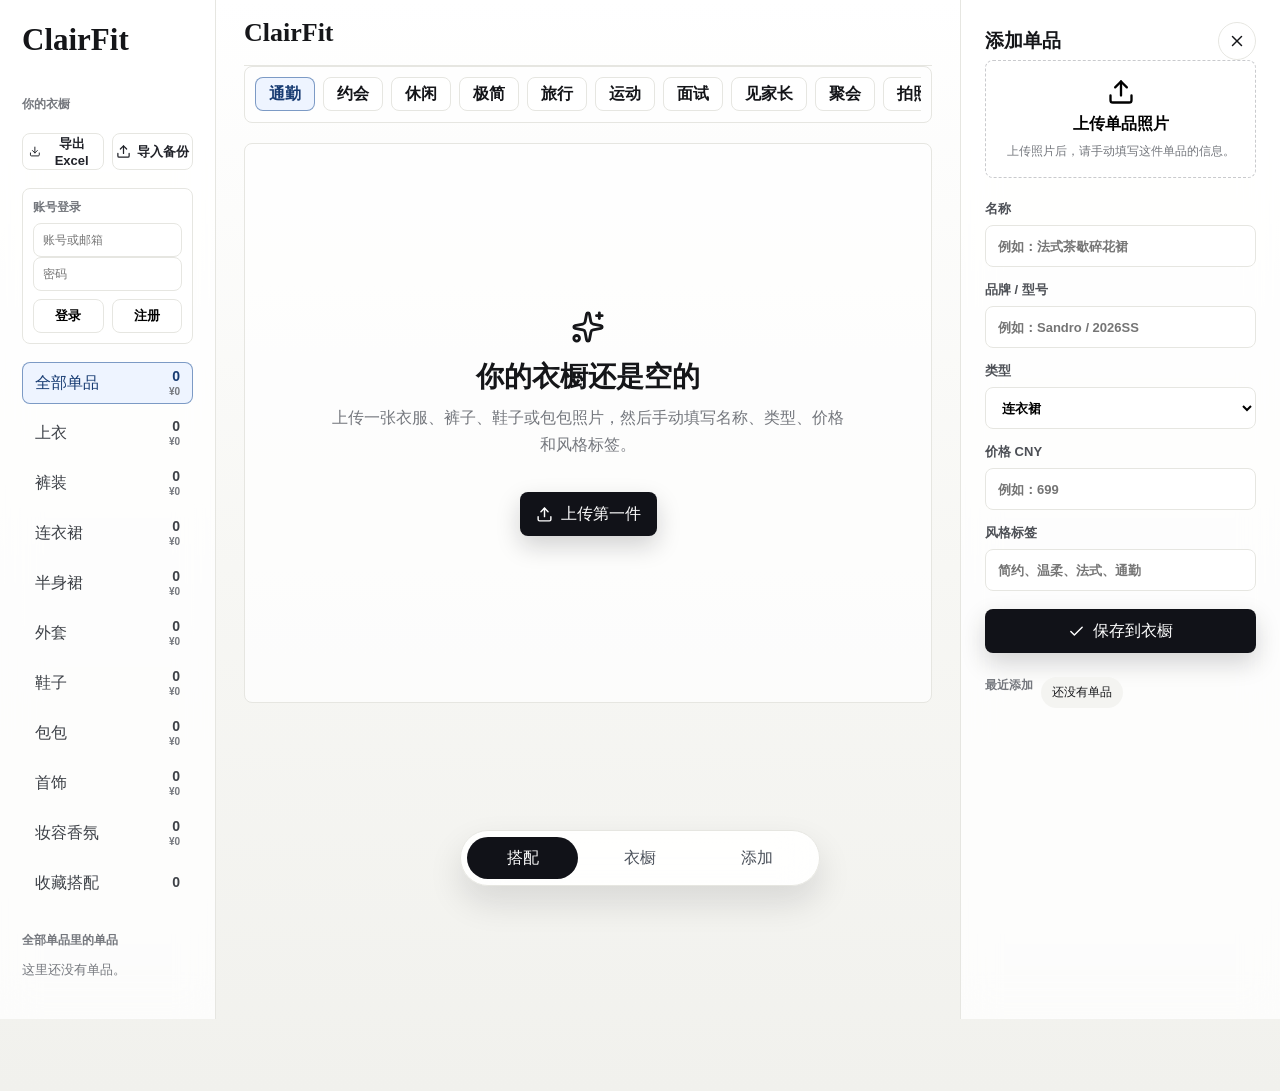
<file: index.html>
<!doctype html>
<html lang="zh-CN">
  <head>
    <meta charset="UTF-8" />
    <meta name="viewport" content="width=device-width, initial-scale=1.0" />
    <title>ClairFit</title>
    <meta name="theme-color" content="#f7f5ef" />
    <meta name="apple-mobile-web-app-capable" content="yes" />
    <meta name="apple-mobile-web-app-title" content="ClairFit" />
    <meta name="apple-mobile-web-app-status-bar-style" content="default" />
    <link rel="manifest" href="./manifest.webmanifest" />
    <link rel="icon" href="./icons/icon.svg" type="image/svg+xml" />
    <link rel="apple-touch-icon" href="./icons/icon-180.png" />
    <script type="module" crossorigin src="./assets/index-B5hyKKVI.js"></script>
    <link rel="stylesheet" crossorigin href="./assets/index-CWMoItJL.css">
  </head>
  <body>
    <div id="root"></div>
  </body>
</html>
</file>
<file: assets/index-CWMoItJL.css>
:root{color:#151619;background:#f7f7f5;font-family:-apple-system,BlinkMacSystemFont,SF Pro Display,Segoe UI,Microsoft YaHei,sans-serif;--line: #e6e6e1;--muted: #74777d;--soft: #f4f4f1;--ink: #141519;--green: #188f5a;--gold: #a4783f;--blue: #315f9f}*{box-sizing:border-box}body{margin:0;min-width:320px;min-height:100vh;-webkit-font-smoothing:antialiased}button,input,select{font:inherit}button{cursor:pointer}.app-shell{min-height:100vh;display:grid;grid-template-columns:216px minmax(720px,1fr) 320px;background:linear-gradient(180deg,#fff,#f7f7f4 52%,#f1f1ed);padding-bottom:72px}.app-shell.drawer-collapsed{grid-template-columns:216px minmax(720px,1fr) 320px}.mobile-nav{position:fixed;left:50%;bottom:14px;z-index:30;width:min(360px,calc(100vw - 24px));transform:translate(-50%);display:grid;grid-template-columns:repeat(3,1fr);gap:6px;padding:6px;border:1px solid var(--line);border-radius:999px;background:#ffffffeb;-webkit-backdrop-filter:blur(18px);backdrop-filter:blur(18px);box-shadow:0 16px 34px #1112181f}.mobile-nav button{height:42px;border:0;border-radius:999px;background:transparent;color:#4b515a}.mobile-nav button.active{background:#111218;color:#fff}.sidebar,.drawer{background:#ffffffc7;-webkit-backdrop-filter:blur(18px);backdrop-filter:blur(18px);border-color:var(--line);border-style:solid}.sidebar{border-width:0 1px 0 0;padding:22px 22px 24px}.drawer{border-width:0 0 0 1px;padding:22px 24px}.brand{font-family:Georgia,Times New Roman,serif;font-size:31px;font-weight:700;margin-bottom:38px}.compact-brand{margin-bottom:0;font-size:26px}section{margin-bottom:28px}.section-label,.eyebrow{color:var(--muted);font-size:12px;font-weight:700;letter-spacing:0;margin:0 0 12px}.preset-list,.filters,.closet-nav{display:grid;gap:8px}.preset,.filter-row,.category,.topnav,.toolbar button,.icon-button,.panel-title button,.lock-list button,.tabs button,.drawer-head button{border:1px solid var(--line);background:#ffffffb8;color:var(--ink)}.preset,.filter-row,.category{height:42px;border-radius:8px;padding:0 12px;display:flex;align-items:center;justify-content:space-between}.preset{justify-content:flex-start;gap:10px}.preset.active,.category.active{border-color:#315f9f99;background:#eef4ff;color:#173b72}.primary-action,.dark,.save-button{border:0;border-radius:8px;background:#111218;color:#fff;min-height:44px;padding:0 16px;display:inline-flex;align-items:center;justify-content:center;gap:8px;box-shadow:0 10px 24px #1112182e}.primary-action{width:100%;margin-top:12px}.ghost-action{height:40px;border:1px dashed #c7c9cd;border-radius:8px;background:#ffffff85;color:#4b515a}.category{border-color:transparent;background:transparent;color:#3d4147}.category-meta{display:grid;justify-items:end;gap:1px;line-height:1.1}.category-meta b{font-size:14px}.category-meta small{color:var(--muted);font-size:10px;font-weight:700}.workspace{padding:0 28px 30px;overflow:hidden}.topbar{height:66px;display:flex;align-items:center;justify-content:space-between;border-bottom:1px solid var(--line)}.topbar.no-top-nav{justify-content:space-between}.topbar nav,.top-actions,.toolbar,.tag-row,.lock-list,.tabs{display:flex;align-items:center;gap:10px}.topnav{height:42px;padding:0 16px;border-radius:999px;display:inline-flex;align-items:center;gap:8px}.topnav.active{border-color:#1f2025;background:#1f2025;color:#fff}.icon-button,.drawer-head button{width:38px;height:38px;border-radius:50%;display:grid;place-items:center}.profile{width:34px;height:34px;border-radius:50%;background:linear-gradient(135deg,#101216,#785846);color:#fff;display:grid;place-items:center;font-weight:700}.title-row{display:flex;align-items:end;justify-content:space-between;gap:24px;padding:30px 0 20px}.compact-title-row{justify-content:flex-start;padding:18px 0 12px}.title-row h1{font-size:32px;line-height:1.08;margin:0 0 8px}.title-row p{color:var(--muted);margin:0;font-size:14px}.empty-note{min-height:44px;margin:0 0 16px;padding:0 14px;border:1px solid rgba(49,95,159,.18);border-radius:8px;background:#f2f7ff;color:#254b7e;display:flex;align-items:center;gap:9px;font-size:14px}.empty-state{min-height:560px;margin:20px 0 0;border:1px solid var(--line);border-radius:8px;background:#ffffffbd;display:grid;place-items:center;align-content:center;text-align:center;padding:38px}.empty-state h2{margin:14px 0 8px;font-size:28px}.empty-state p{color:var(--muted);max-width:520px;line-height:1.7;margin:0}.empty-actions{display:flex;justify-content:center;gap:10px;margin-top:22px}.home-presets{margin:0 0 14px;border:1px solid var(--line);border-radius:8px;background:#ffffffad;padding:10px}.preset-picker{display:grid;gap:9px}.preset-search{height:38px;border:1px solid var(--line);border-radius:8px;background:#fff;display:grid;grid-template-columns:18px 1fr auto;align-items:center;gap:8px;padding:0 10px}.preset-search input{border:0;outline:0;min-width:0;font:inherit;background:transparent}.preset-search button{min-height:28px;border-radius:7px;padding:0 10px;color:#173b72;background:#eef4ff;border-color:#315f9f42}.preset-summary{height:38px;border:1px solid var(--line);border-radius:8px;background:#fff;display:inline-flex;align-items:center;gap:8px;padding:0 12px;color:var(--muted);font-weight:700;width:fit-content}.preset-row{display:flex;gap:8px;overflow-x:auto;scrollbar-width:none;padding-bottom:1px}.preset-row::-webkit-scrollbar{display:none}.preset-chip{height:34px;flex:0 0 auto;border:1px solid var(--line);border-radius:8px;background:#ffffffe0;color:var(--ink);padding:0 13px;font-weight:700}.preset-chip.active{border-color:#315f9f99;background:#eef4ff;color:#173b72}.addon-picker{margin:0 0 14px;border:1px solid rgba(31,36,43,.1);border-radius:8px;background:#ffffffc2;padding:12px;display:grid;grid-template-columns:minmax(180px,1fr) auto;align-items:center;gap:12px}.addon-picker strong{display:block;font-size:15px}.addon-picker span{color:var(--muted);font-size:13px}.addon-row{display:flex;gap:8px;flex-wrap:wrap;justify-content:flex-end}.addon-chip{min-height:34px;border:1px solid var(--line);border-radius:999px;background:#fff;color:var(--ink);padding:0 13px;font-weight:700}.addon-chip.active{border-color:#1f85567a;background:#eef9f3;color:#16633d}.toolbar button,.panel-title button{min-height:42px;border-radius:8px;padding:0 14px;display:inline-flex;align-items:center;gap:8px}.hint-wrap{position:relative;display:inline-flex}.hint-wrap>span{position:absolute;left:50%;top:calc(100% + 8px);z-index:12;width:190px;transform:translate(-50%);border:1px solid var(--line);border-radius:8px;background:#fffffff5;box-shadow:0 16px 34px #1112181f;color:#4b515a;font-size:12px;line-height:1.45;padding:9px 10px;opacity:0;pointer-events:none;transition:opacity .16s ease}.hint-wrap:hover>span,.hint-wrap:focus-within>span{opacity:1}.button-tip{margin:10px 0 0;color:var(--muted);font-size:12px;line-height:1.55}.soft-active{border-color:#188f5a59!important;background:#ecf8f1!important;color:#1b6d46!important}.backup-actions{display:grid;grid-template-columns:1fr 1fr;gap:8px;margin-bottom:10px}.backup-actions button,.backup-actions label,.edit-action{min-height:36px;border:1px solid var(--line);border-radius:8px;background:#ffffffc7;display:inline-flex;align-items:center;justify-content:center;gap:6px;color:#202229;font-size:13px;font-weight:700}.backup-actions input{display:none}.backup-status{color:#1b6d46;font-size:12px;line-height:1.5;margin:0 0 10px}.cloud-sync{border:1px solid var(--line);border-radius:8px;background:#ffffffad;padding:10px;margin-bottom:10px}.cloud-sync p{color:var(--muted);font-size:12px;font-weight:700;margin:0 0 7px}.cloud-sync input{width:100%;min-width:0;height:34px;border:1px solid var(--line);border-radius:8px;background:#fff;padding:0 9px;font-size:12px}.cloud-sync div{display:grid;grid-template-columns:repeat(auto-fit,minmax(68px,1fr));gap:8px;margin-top:8px}.cloud-sync button{height:34px;border:1px solid var(--line);border-radius:8px;background:#fff;font-size:13px;font-weight:700}.compare-grid{display:grid;grid-template-columns:repeat(3,minmax(0,1fr));gap:16px;align-items:stretch}.mobile-outfit-stack{display:none}.outfit-card,.look-board,.weather-panel,.evidence-panel{border:1px solid var(--line);background:#ffffffb8;border-radius:8px}.outfit-card{padding:14px;min-height:0;transition:border-color .18s ease,transform .18s ease,box-shadow .18s ease}.outfit-card:hover{transform:translateY(-2px)}.outfit-card.selected{border-color:#188f5abf;box-shadow:0 22px 48px #188f5a1f}.card-head,.panel-title,.drawer-head,.metric>div{display:flex;justify-content:space-between;gap:12px}.card-head{align-items:flex-start}.rank{width:28px;height:28px;border-radius:50%;display:grid;place-items:center;background:#202229;color:#fff;font-weight:700}.card-head strong{display:block;font-size:15px}.card-head p,.score span,.metric span,.weather-items span,.evidence-list p,.upload-box span{color:var(--muted);font-size:12px}.score{text-align:right}.score b{color:var(--green);font-size:26px;display:block}.generated-look{min-height:286px;margin:14px 0;border-radius:8px;background:linear-gradient(180deg,#fbfbfa,#f7f5f1);display:grid;grid-template-columns:minmax(0,1fr);grid-template-rows:auto;justify-items:center;gap:10px;padding:12px;overflow:hidden}.stacked-look.has-addons{grid-template-columns:minmax(0,1fr);grid-template-rows:auto auto;align-content:center}.body-stack{width:min(250px,100%);display:grid;grid-template-rows:var(--upper-row, 108px) var(--bottom-row, 108px) var(--shoes-row, 64px);gap:5px;align-items:stretch;justify-self:center}.has-dress .body-stack{grid-template-rows:var(--upper-row, 180px) var(--bottom-row, 0px) var(--shoes-row, 64px)}.addon-stack{width:min(270px,100%);display:flex;justify-content:center;gap:8px;padding:8px 10px;border:1px solid rgba(29,29,31,.06);border-radius:8px;background:#ffffff9e;box-shadow:inset 0 1px #fffc}.look-piece{-moz-appearance:none;appearance:none;-webkit-appearance:none;min-width:0;border:0!important;background:transparent!important;border-radius:8px;padding:0;overflow:hidden;display:grid;grid-template-rows:minmax(0,1fr);box-shadow:none;color:inherit}.look-piece.no-image{align-self:center;min-height:42px}.ghost-piece{opacity:0;pointer-events:none}.look-image{min-height:0;display:grid;place-items:center;overflow:hidden;border-radius:8px}.look-piece.no-image .look-image{min-height:42px}.look-image img{display:block;width:auto;height:auto;max-width:94%;max-height:100%;min-height:0;object-fit:contain;margin:0}.look-placeholder{min-width:58px;min-height:34px;border:1px solid rgba(29,29,31,.08);border-radius:999px;background:#ffffffb8;color:#8a8d93;display:inline-grid;place-items:center;font-size:12px;font-weight:700}.shoe-piece .look-image img{max-width:86%}.addon-piece{width:72px;min-height:78px;flex:0 1 72px;grid-template-rows:58px}.addon-piece .look-image img{max-width:88%;max-height:50px}.compare-note{min-height:0;display:-webkit-box;-webkit-line-clamp:3;-webkit-box-orient:vertical;overflow:hidden;color:var(--muted);font-size:12px;line-height:1.65;margin:4px 0 14px}.favorite-action{width:100%;min-height:38px;margin:2px 0 10px;border:1px solid var(--line);border-radius:8px;background:#ffffffd1;color:var(--ink);display:inline-flex;align-items:center;justify-content:center;gap:7px;font-weight:800}.favorite-action.saved{border-color:#188f5a59;background:#ecf8f1;color:#1b6d46}.outfit-total{color:#8f6b33;font-size:13px;font-weight:700;margin:0 0 12px}.missing-items,.logic-note{color:#777b82;font-size:12px;line-height:1.55;margin:-4px 0 10px}.missing-items{color:#9a5b21}.lock-list{flex-wrap:wrap}.lock-list button{height:28px;border-radius:999px;padding:0 9px;display:inline-flex;align-items:center;gap:5px;font-size:12px}.lock-list button.locked{color:#1b6d46;border-color:#188f5a59;background:#ecf8f1}.item-modal{position:fixed;top:0;right:0;bottom:0;left:0;z-index:60;display:grid;place-items:center;padding:18px;background:#14151957;-webkit-backdrop-filter:blur(12px);backdrop-filter:blur(12px)}.item-modal-card{position:relative;width:min(390px,100%);border:1px solid var(--line);border-radius:12px;background:#fffffff5;box-shadow:0 24px 60px #11121833;padding:16px}.modal-close{position:absolute;right:12px;top:10px;width:32px;height:32px;border:0;background:#f4f4f1e6;border-radius:50%;font-size:22px}.item-modal-card>img,.item-modal-card .detail-placeholder{width:100%;aspect-ratio:1.25 / 1;object-fit:cover;border-radius:8px;background:#f5f5f2}.item-modal-card h2{margin:12px 0}.analysis-grid{display:grid;grid-template-columns:minmax(0,1.6fr) minmax(230px,.8fr);gap:16px;margin-top:16px}.look-board,.weather-panel,.evidence-panel{padding:18px}.panel-title{align-items:flex-start}.panel-title.compact{align-items:center}.panel-title h2,.drawer h2{margin:0;font-size:19px}.panel-title p{color:var(--muted);max-width:680px;margin:8px 0 0;line-height:1.6}.panel-title>span{color:var(--gold);font-size:22px;font-weight:800}.tag-row{margin:16px 0;flex-wrap:wrap}.tag-row span,.saved span{background:var(--soft);border-radius:999px;padding:7px 11px;font-size:12px}.metrics{display:grid;grid-template-columns:repeat(2,minmax(0,1fr));gap:14px 24px}.metric b{color:var(--green)}progress{width:100%;height:7px;border:0;border-radius:999px;overflow:hidden}progress::-webkit-progress-bar{background:#ededeb}progress::-webkit-progress-value{background:linear-gradient(90deg,var(--green),#72c17c)}.weather-items{display:grid;gap:14px;margin-top:18px}.weather-items div{display:grid;grid-template-columns:38px 1fr;gap:5px 12px;align-items:center}.weather-items svg{grid-row:span 2}.drawer-head{align-items:center}.tabs{margin:22px 0;border-bottom:1px solid var(--line)}.tabs button{height:40px;border:0;border-bottom:2px solid transparent;background:transparent}.tabs .active{border-bottom-color:#111218;font-weight:700}.upload-box{width:100%;min-height:118px;border:1px dashed #c9cacd;border-radius:8px;background:#ffffff80;display:grid;place-items:center;gap:6px;padding:16px;margin-bottom:22px}.upload-box img{width:100%;max-height:132px;object-fit:cover;border-radius:8px}.file-input{display:none}.photo-tip{border:1px solid rgba(49,95,159,.18);border-radius:8px;background:#f2f7ff;color:#254b7e;display:grid;grid-template-columns:18px 1fr;gap:8px;padding:10px 12px;font-size:12px;line-height:1.55;margin:-8px 0 16px}.storage-warning{border:1px solid rgba(176,88,35,.22);border-radius:8px;background:#fff5ebdb;color:#8a4b18;font-size:12px;line-height:1.55;margin:-8px 0 16px;padding:10px 12px}form{display:grid;gap:14px}label{display:grid;gap:7px;color:#4d5056;font-size:13px;font-weight:700}input,select{height:42px;border:1px solid var(--line);border-radius:8px;background:#fff;padding:0 12px;outline:none}input:focus,select:focus{border-color:#315f9f8c;box-shadow:0 0 0 3px #315f9f14}.save-button{width:100%;margin-top:4px}.saved{margin-top:24px;display:flex;flex-wrap:wrap;gap:8px}.closet-preview{display:flex;flex-wrap:wrap;gap:8px}.closet-preview .section-label{flex-basis:100%}.closet-preview span{background:var(--soft);border-radius:999px;padding:7px 11px;font-size:12px}.closet-browser{margin-bottom:16px}.closet-items{display:grid;gap:8px}.closet-item{min-height:54px;border:1px solid var(--line);border-radius:8px;background:#ffffffa8;padding:7px;display:grid;grid-template-columns:40px 1fr;align-items:center;gap:9px;text-align:left;color:var(--ink)}.closet-item.active{border-color:#315f9f8c;background:#eef4ff;color:#173b72}.closet-item img,.item-placeholder{width:40px;height:40px;border-radius:8px}.closet-item img{object-fit:cover}.item-placeholder{display:grid;place-items:center;background:var(--soft);font-weight:700}.item-detail{border:1px solid var(--line);border-radius:8px;background:#ffffffb8;padding:12px}.item-detail img,.detail-placeholder{width:100%;aspect-ratio:1 / .72;border-radius:8px;object-fit:cover;background:var(--soft)}.favorite-preview{width:100%;min-height:150px;border-radius:8px;background:#fafaf8;display:grid;grid-template-columns:repeat(2,minmax(0,1fr));gap:8px;padding:8px}.favorite-preview img{width:100%;height:68px;aspect-ratio:auto;object-fit:cover;margin:0}.favorite-preview span{min-height:58px;border:1px solid var(--line);border-radius:8px;display:grid;place-items:center;padding:8px;text-align:center;color:#4d5056;font-size:12px}.outfit-detail dd{word-break:break-word}.detail-placeholder{display:grid;place-items:center;color:var(--muted)}.item-detail h2{margin:12px 0 10px;font-size:18px}.item-detail dl{display:grid;gap:9px;margin:0}.item-detail div{display:grid;gap:3px}.item-detail dt{color:var(--muted);font-size:12px}.item-detail dd{margin:0;color:var(--ink);font-size:13px;line-height:1.45}.danger-action{width:100%;min-height:40px;margin-top:14px;border:1px solid rgba(185,53,53,.22);border-radius:8px;background:#fff5f5;color:#9d2f2f;display:inline-flex;align-items:center;justify-content:center;gap:7px}.muted-copy{color:var(--muted);margin:0;font-size:13px}.floating-add{position:fixed;right:22px;bottom:22px;z-index:20;border:0;border-radius:999px;min-height:46px;padding:0 18px;background:#111218;color:#fff;display:inline-flex;align-items:center;gap:8px;box-shadow:0 16px 34px #11121838}@media(max-width:1180px){.app-shell{grid-template-columns:190px minmax(620px,1fr)}.drawer{grid-column:1 / -1;border-width:1px 0 0;display:grid;grid-template-columns:1fr 1fr;gap:18px 28px}}@media(max-width:820px){.app-shell{display:block;min-height:100vh;padding-bottom:78px}.sidebar,.workspace,.drawer{padding:18px}.mobile-panel{display:none}.mobile-panel.mobile-active{display:block}.brand{margin-bottom:22px}.compact-brand{font-size:25px;margin-bottom:0}.topbar,.title-row,.analysis-grid{display:block}.toolbar,.topbar nav,.top-actions{flex-wrap:wrap;margin-top:12px}.metrics,.evidence-list{grid-template-columns:1fr}.topbar{height:52px}.title-row{padding:16px 0 12px}.title-row h1{font-size:26px}.toolbar{gap:8px}.toolbar button{min-height:38px;padding:0 11px}.home-presets{padding:8px 0 10px;margin:0 0 8px;border:0;background:transparent}.preset-search{height:42px;border-radius:999px}.preset-summary{height:36px;border-radius:999px;max-width:100%}.preset-row{margin:0 -2px}.preset-chip{height:32px;border-radius:999px;font-size:13px}.addon-picker{grid-template-columns:1fr;padding:11px;gap:10px}.addon-row{justify-content:flex-start;flex-wrap:nowrap;overflow-x:auto;scrollbar-width:none}.addon-row::-webkit-scrollbar{display:none}.addon-chip{flex:0 0 auto;min-height:32px;font-size:13px}.compare-grid{display:none}.mobile-outfit-stack{position:relative;display:block;margin:8px 0 12px}.mobile-outfit-stack .outfit-card{position:relative;z-index:3;min-width:0}.stack-shadow{position:absolute;left:14px;right:14px;height:100%;border:1px solid var(--line);border-radius:8px;background:#ffffffa8}.stack-shadow-one{z-index:2;top:8px;transform:scale(.97)}.stack-shadow-two{z-index:1;top:16px;transform:scale(.94)}.generated-look{min-height:540px;padding:18px 8px}.card-head{display:grid;grid-template-columns:34px minmax(0,1fr) 62px;align-items:start}.card-head>div:nth-child(2){min-width:0;text-align:center}.score{min-width:0}.stacked-look.has-addons{grid-template-columns:minmax(0,1fr);grid-template-rows:auto auto;align-content:center;gap:8px}.body-stack{width:min(310px,100%);grid-template-rows:var(--mobile-upper-row, 172px) var(--mobile-bottom-row, 220px) var(--mobile-shoes-row, 116px);gap:18px}.has-dress .body-stack{grid-template-rows:var(--mobile-upper-row, 320px) var(--mobile-bottom-row, 0px) var(--mobile-shoes-row, 120px)}.look-piece.no-image,.look-piece.no-image .look-image{min-height:48px}.addon-stack{width:min(252px,100%);gap:6px;padding:7px 8px}.addon-piece{width:62px;min-height:56px;flex-basis:62px;grid-template-rows:46px}.addon-piece .look-image img{max-height:44px}.shoe-piece .look-image img{max-width:96%}.compare-note{-webkit-line-clamp:3;font-size:13px;line-height:1.7;margin-top:8px}.favorite-action{min-height:40px}.analysis-grid{margin-top:10px}.look-board{padding:14px}.weather-panel,.panel-title p{display:none}.tag-row{margin:10px 0}.metrics{gap:9px}.empty-state{min-height:300px;padding:18px;align-content:center}.empty-state h2{font-size:23px;margin:10px 0 6px}.empty-state p{display:-webkit-box;-webkit-line-clamp:3;-webkit-box-orient:vertical;overflow:hidden;line-height:1.55}.empty-actions{width:100%;display:flex;justify-content:center;margin-top:16px}.empty-actions .primary-action{width:min(210px,100%);min-width:0;white-space:nowrap;justify-content:center}.weather-panel,.evidence-panel{margin-top:14px}.drawer{border-width:0;min-height:calc(100vh - 78px)}.mobile-nav{position:fixed;left:12px;right:12px;bottom:12px;width:auto;transform:none}.floating-add{display:none}}
</file>
